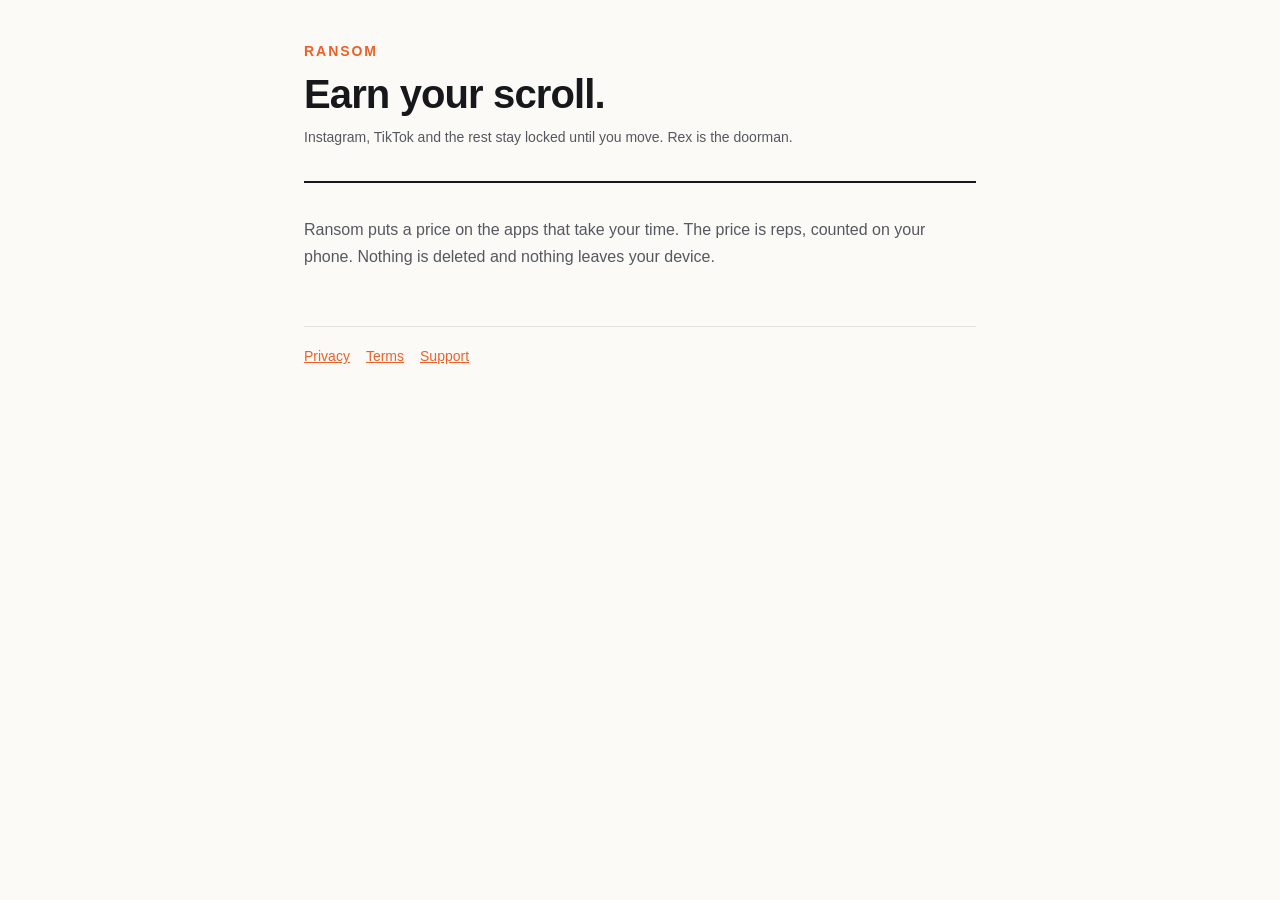
<file: docs/index.html>
<!doctype html>
<html lang="en"><head>
<meta charset="utf-8"><meta name="viewport" content="width=device-width, initial-scale=1">
<title>Ransom</title><link rel="stylesheet" href="style.css">
</head><body><div class="wrap">
<header><div class="brand">Ransom</div><h1>Earn your scroll.</h1>
<p class="updated">Instagram, TikTok and the rest stay locked until you move. Rex is the doorman.</p></header>
<p>Ransom puts a price on the apps that take your time. The price is reps, counted on your phone. Nothing is deleted and nothing leaves your device.</p>
<footer><a href="/privacy">Privacy</a><a href="/terms">Terms</a><a href="/support">Support</a></footer>
</div></body></html>
</file>
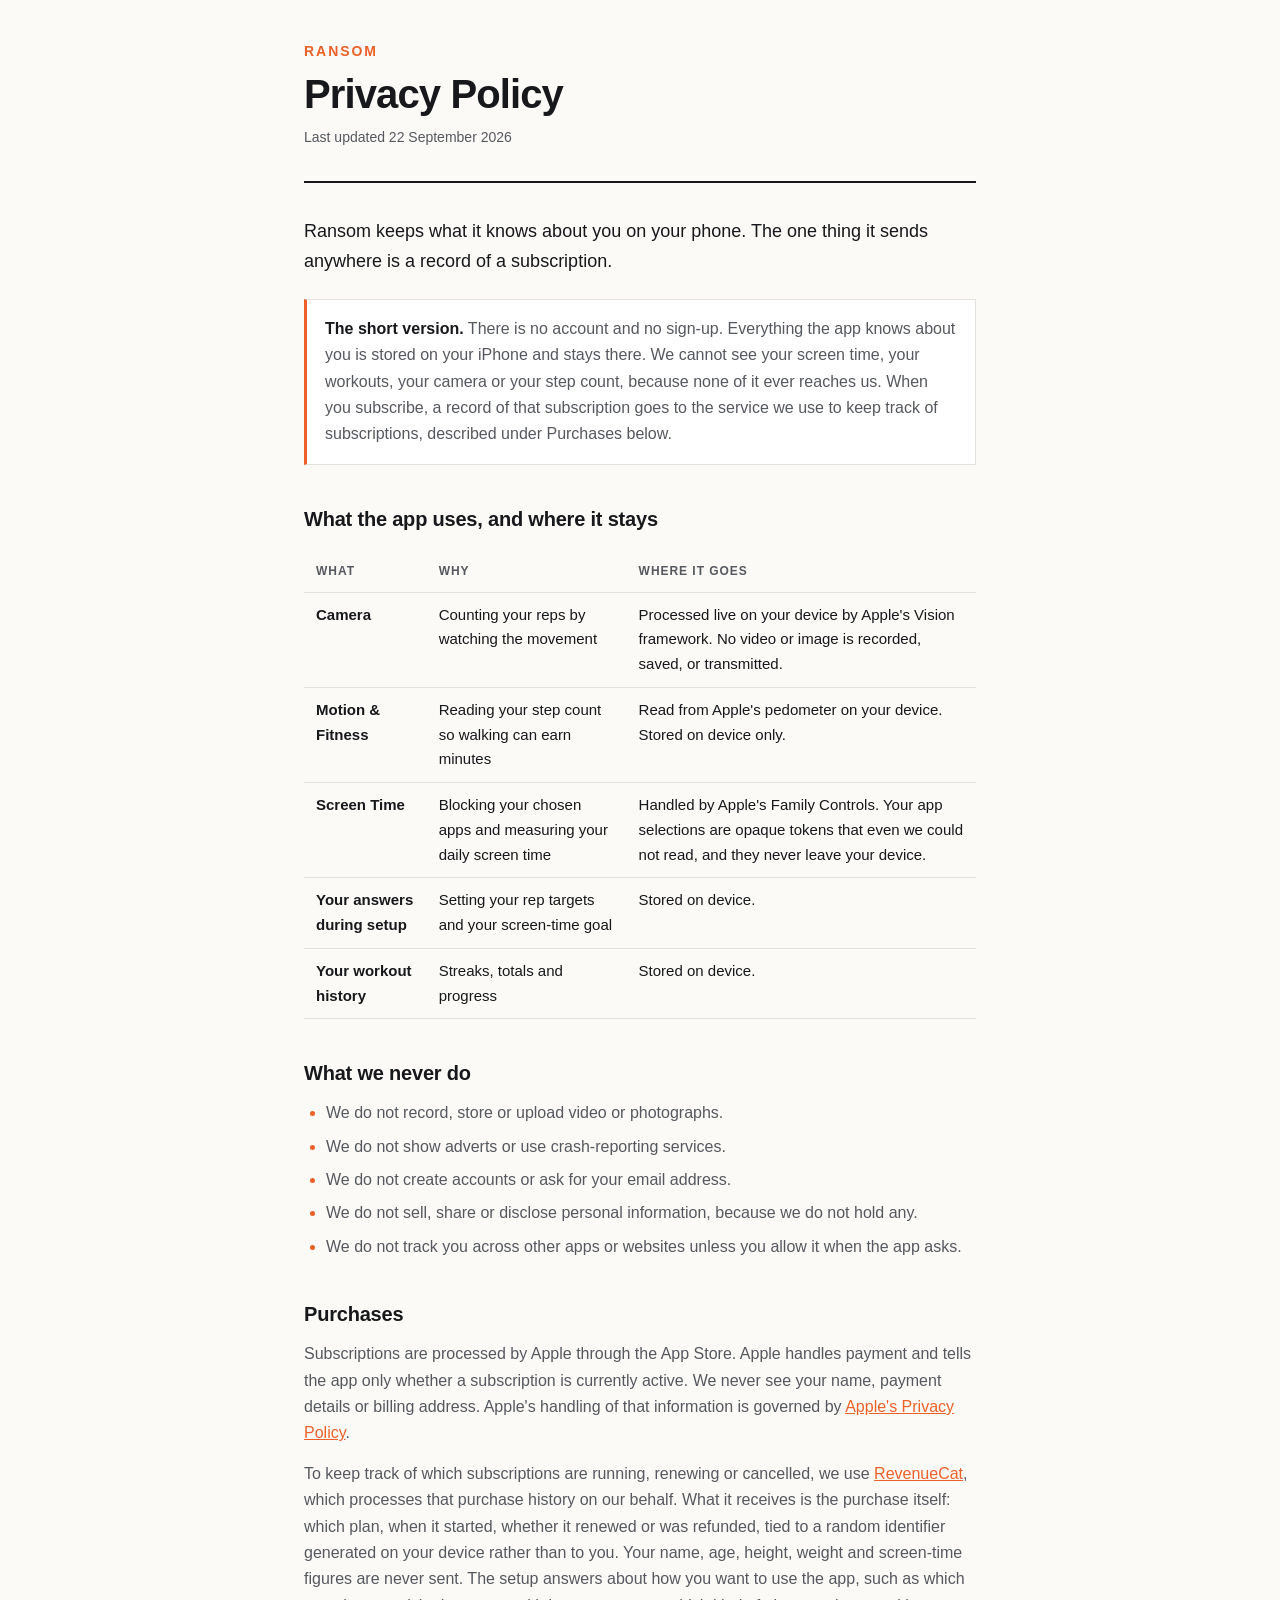
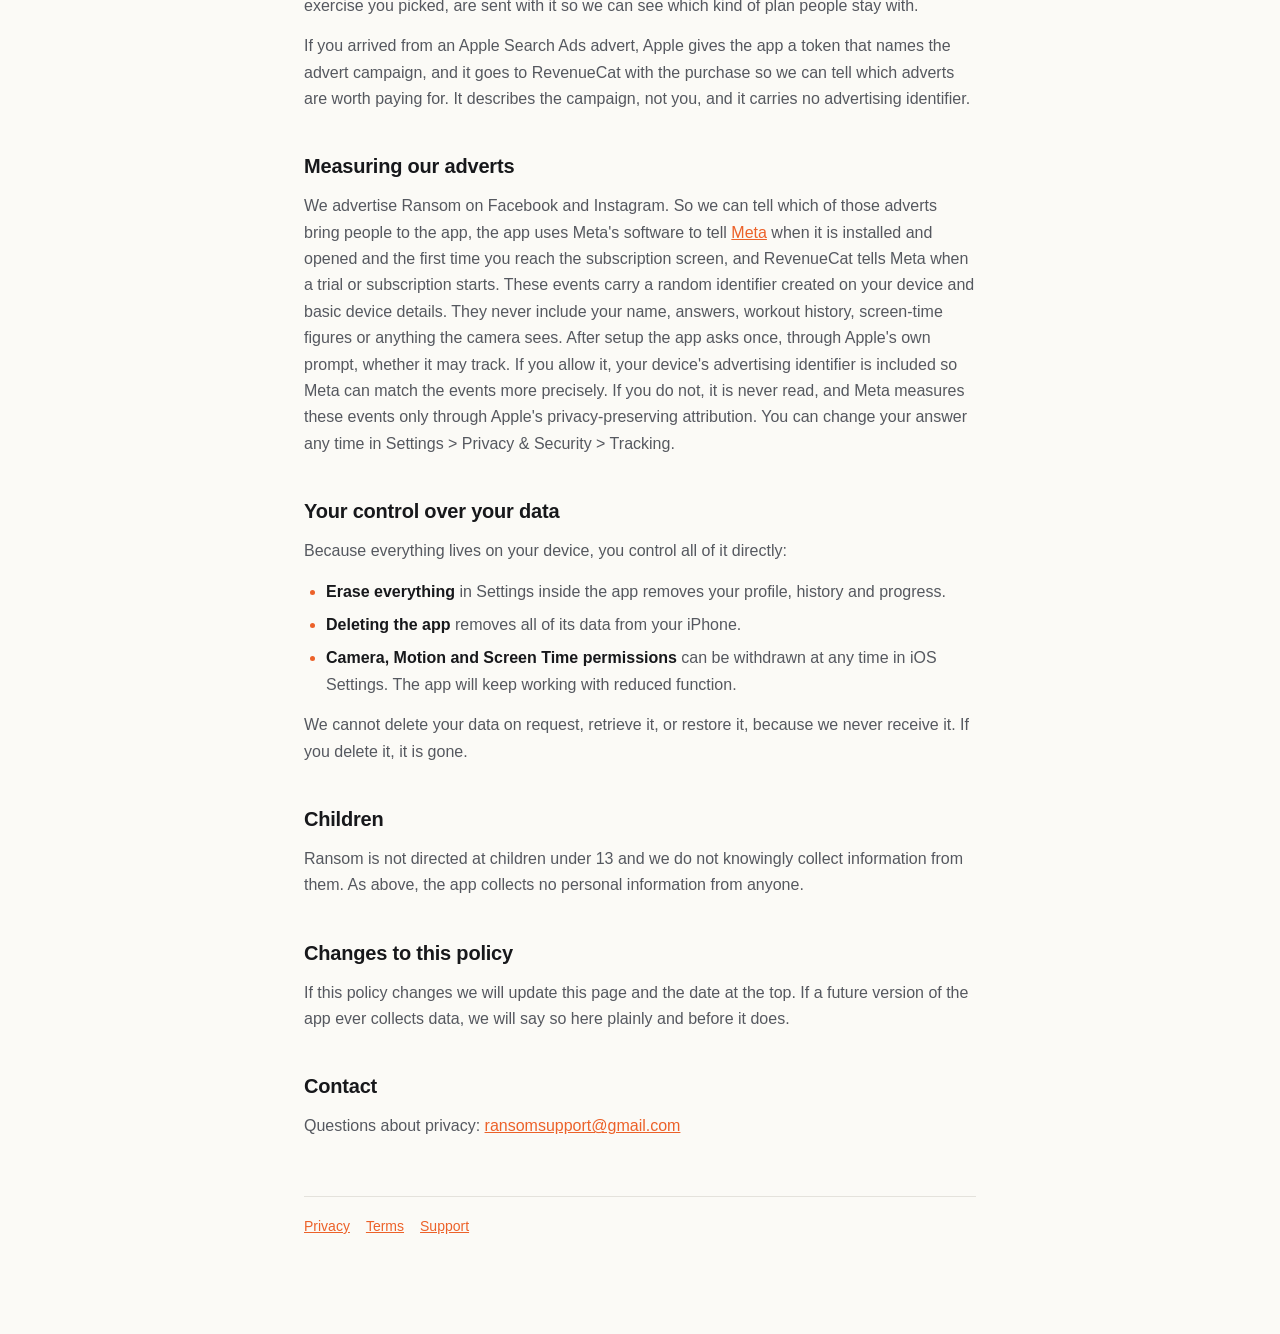
<file: docs/privacy/index.html>
<!doctype html>
<html lang="en"><head>
<meta charset="utf-8"><meta name="viewport" content="width=device-width, initial-scale=1">
<title>Privacy Policy · Ransom</title><link rel="stylesheet" href="../style.css">
</head><body><div class="wrap">
<header>
  <div class="brand">Ransom</div>
  <h1>Privacy Policy</h1>
  <p class="updated">Last updated 22 September 2026</p>
</header>

<p class="lede">Ransom keeps what it knows about you on your phone. The one thing it sends anywhere is a record of a subscription.</p>

<div class="box">
  <p><strong>The short version.</strong> There is no account and no sign-up. Everything the app knows about you is stored on your iPhone and stays there. We cannot see your screen time, your workouts, your camera or your step count, because none of it ever reaches us. When you subscribe, a record of that subscription goes to the service we use to keep track of subscriptions, described under Purchases below.</p>
</div>

<h2>What the app uses, and where it stays</h2>
<table>
  <tr><th>What</th><th>Why</th><th>Where it goes</th></tr>
  <tr><td><strong>Camera</strong></td><td>Counting your reps by watching the movement</td><td>Processed live on your device by Apple's Vision framework. No video or image is recorded, saved, or transmitted.</td></tr>
  <tr><td><strong>Motion &amp; Fitness</strong></td><td>Reading your step count so walking can earn minutes</td><td>Read from Apple's pedometer on your device. Stored on device only.</td></tr>
  <tr><td><strong>Screen Time</strong></td><td>Blocking your chosen apps and measuring your daily screen time</td><td>Handled by Apple's Family Controls. Your app selections are opaque tokens that even we could not read, and they never leave your device.</td></tr>
  <tr><td><strong>Your answers during setup</strong></td><td>Setting your rep targets and your screen-time goal</td><td>Stored on device.</td></tr>
  <tr><td><strong>Your workout history</strong></td><td>Streaks, totals and progress</td><td>Stored on device.</td></tr>
</table>

<h2>What we never do</h2>
<ul>
  <li>We do not record, store or upload video or photographs.</li>
  <li>We do not show adverts or use crash-reporting services.</li>
  <li>We do not create accounts or ask for your email address.</li>
  <li>We do not sell, share or disclose personal information, because we do not hold any.</li>
  <li>We do not track you across other apps or websites unless you allow it when the app asks.</li>
</ul>

<h2>Purchases</h2>
<p>Subscriptions are processed by Apple through the App Store. Apple handles payment and tells the app only whether a subscription is currently active. We never see your name, payment details or billing address. Apple's handling of that information is governed by <a href="https://www.apple.com/legal/privacy/">Apple's Privacy Policy</a>.</p>
<p>To keep track of which subscriptions are running, renewing or cancelled, we use <a href="https://www.revenuecat.com/privacy/">RevenueCat</a>, which processes that purchase history on our behalf. What it receives is the purchase itself: which plan, when it started, whether it renewed or was refunded, tied to a random identifier generated on your device rather than to you. Your name, age, height, weight and screen-time figures are never sent. The setup answers about how you want to use the app, such as which exercise you picked, are sent with it so we can see which kind of plan people stay with.</p>
<p>If you arrived from an Apple Search Ads advert, Apple gives the app a token that names the advert campaign, and it goes to RevenueCat with the purchase so we can tell which adverts are worth paying for. It describes the campaign, not you, and it carries no advertising identifier.</p>

<h2>Measuring our adverts</h2>
<p>We advertise Ransom on Facebook and Instagram. So we can tell which of those adverts bring people to the app, the app uses Meta's software to tell <a href="https://www.facebook.com/privacy/policy/">Meta</a> when it is installed and opened and the first time you reach the subscription screen, and RevenueCat tells Meta when a trial or subscription starts. These events carry a random identifier created on your device and basic device details. They never include your name, answers, workout history, screen-time figures or anything the camera sees. After setup the app asks once, through Apple's own prompt, whether it may track. If you allow it, your device's advertising identifier is included so Meta can match the events more precisely. If you do not, it is never read, and Meta measures these events only through Apple's privacy-preserving attribution. You can change your answer any time in Settings > Privacy & Security > Tracking.</p>

<h2>Your control over your data</h2>
<p>Because everything lives on your device, you control all of it directly:</p>
<ul>
  <li><strong>Erase everything</strong> in Settings inside the app removes your profile, history and progress.</li>
  <li><strong>Deleting the app</strong> removes all of its data from your iPhone.</li>
  <li><strong>Camera, Motion and Screen Time permissions</strong> can be withdrawn at any time in iOS Settings. The app will keep working with reduced function.</li>
</ul>
<p>We cannot delete your data on request, retrieve it, or restore it, because we never receive it. If you delete it, it is gone.</p>

<h2>Children</h2>
<p>Ransom is not directed at children under 13 and we do not knowingly collect information from them. As above, the app collects no personal information from anyone.</p>

<h2>Changes to this policy</h2>
<p>If this policy changes we will update this page and the date at the top. If a future version of the app ever collects data, we will say so here plainly and before it does.</p>

<h2>Contact</h2>
<p>Questions about privacy: <a href="mailto:ransomsupport@gmail.com">ransomsupport@gmail.com</a></p>

<footer><a href="/privacy">Privacy</a><a href="/terms">Terms</a><a href="/support">Support</a></footer>
</div></body></html>
</file>
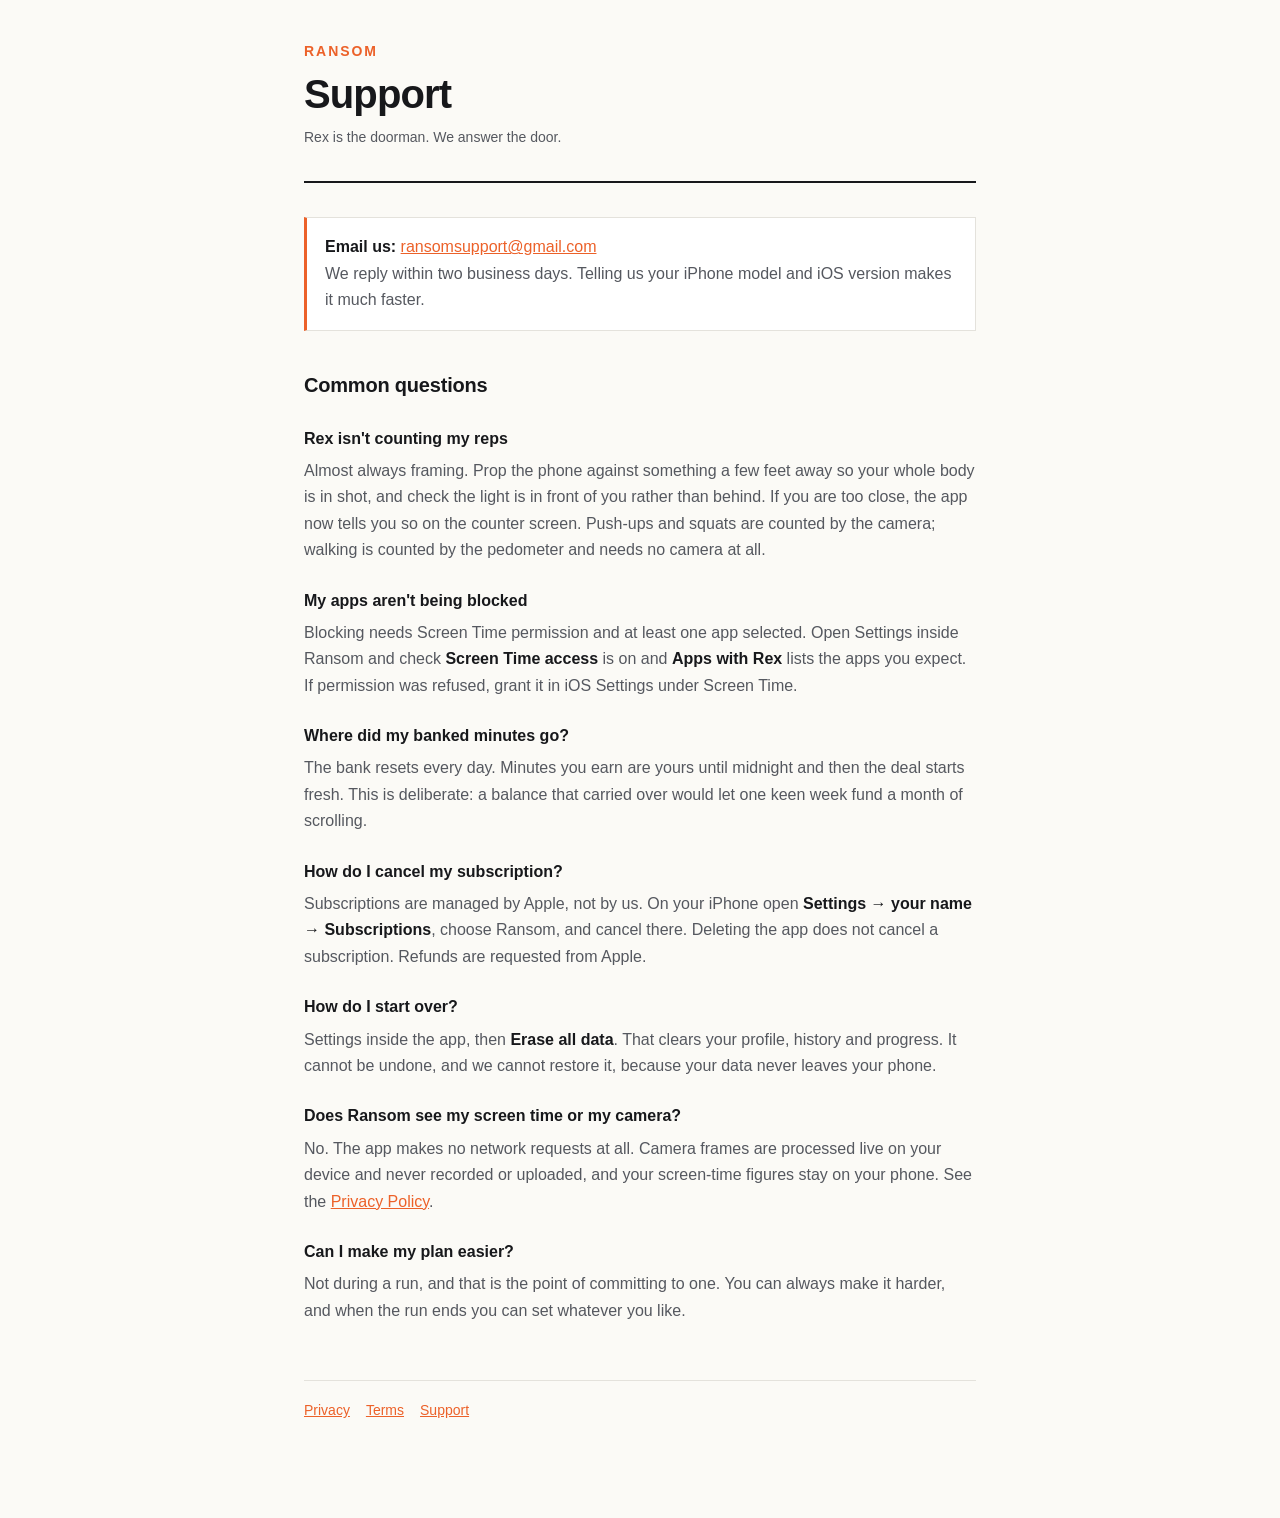
<file: docs/support/index.html>
<!doctype html>
<html lang="en"><head>
<meta charset="utf-8"><meta name="viewport" content="width=device-width, initial-scale=1">
<title>Support · Ransom</title><link rel="stylesheet" href="../style.css">
</head><body><div class="wrap">
<header>
  <div class="brand">Ransom</div>
  <h1>Support</h1>
  <p class="updated">Rex is the doorman. We answer the door.</p>
</header>

<div class="box">
  <p><strong>Email us:</strong> <a href="mailto:ransomsupport@gmail.com">ransomsupport@gmail.com</a><br>We reply within two business days. Telling us your iPhone model and iOS version makes it much faster.</p>
</div>

<h2>Common questions</h2>

<h3>Rex isn't counting my reps</h3>
<p>Almost always framing. Prop the phone against something a few feet away so your whole body is in shot, and check the light is in front of you rather than behind. If you are too close, the app now tells you so on the counter screen. Push-ups and squats are counted by the camera; walking is counted by the pedometer and needs no camera at all.</p>

<h3>My apps aren't being blocked</h3>
<p>Blocking needs Screen Time permission and at least one app selected. Open Settings inside Ransom and check <strong>Screen Time access</strong> is on and <strong>Apps with Rex</strong> lists the apps you expect. If permission was refused, grant it in iOS Settings under Screen Time.</p>

<h3>Where did my banked minutes go?</h3>
<p>The bank resets every day. Minutes you earn are yours until midnight and then the deal starts fresh. This is deliberate: a balance that carried over would let one keen week fund a month of scrolling.</p>

<h3>How do I cancel my subscription?</h3>
<p>Subscriptions are managed by Apple, not by us. On your iPhone open <strong>Settings → your name → Subscriptions</strong>, choose Ransom, and cancel there. Deleting the app does not cancel a subscription. Refunds are requested from Apple.</p>

<h3>How do I start over?</h3>
<p>Settings inside the app, then <strong>Erase all data</strong>. That clears your profile, history and progress. It cannot be undone, and we cannot restore it, because your data never leaves your phone.</p>

<h3>Does Ransom see my screen time or my camera?</h3>
<p>No. The app makes no network requests at all. Camera frames are processed live on your device and never recorded or uploaded, and your screen-time figures stay on your phone. See the <a href="/privacy">Privacy Policy</a>.</p>

<h3>Can I make my plan easier?</h3>
<p>Not during a run, and that is the point of committing to one. You can always make it harder, and when the run ends you can set whatever you like.</p>

<footer><a href="/privacy">Privacy</a><a href="/terms">Terms</a><a href="/support">Support</a></footer>
</div></body></html>
</file>
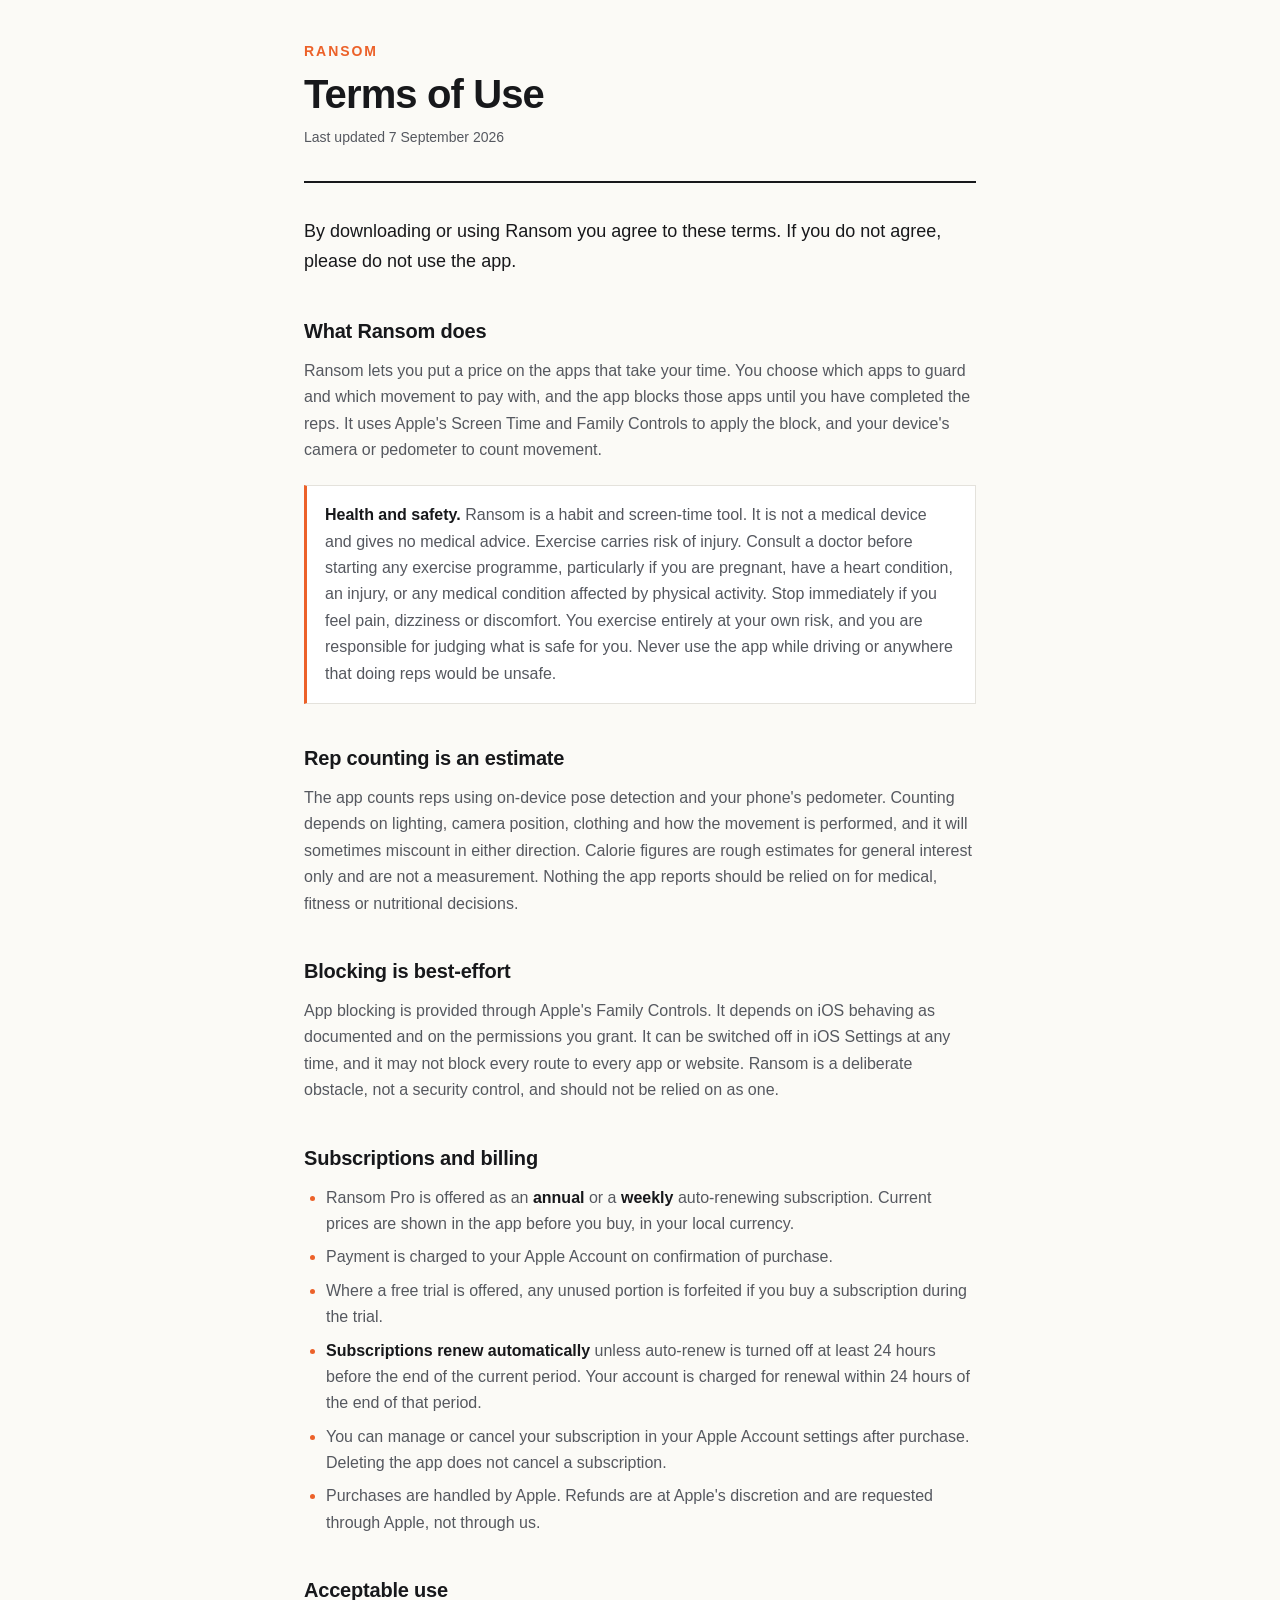
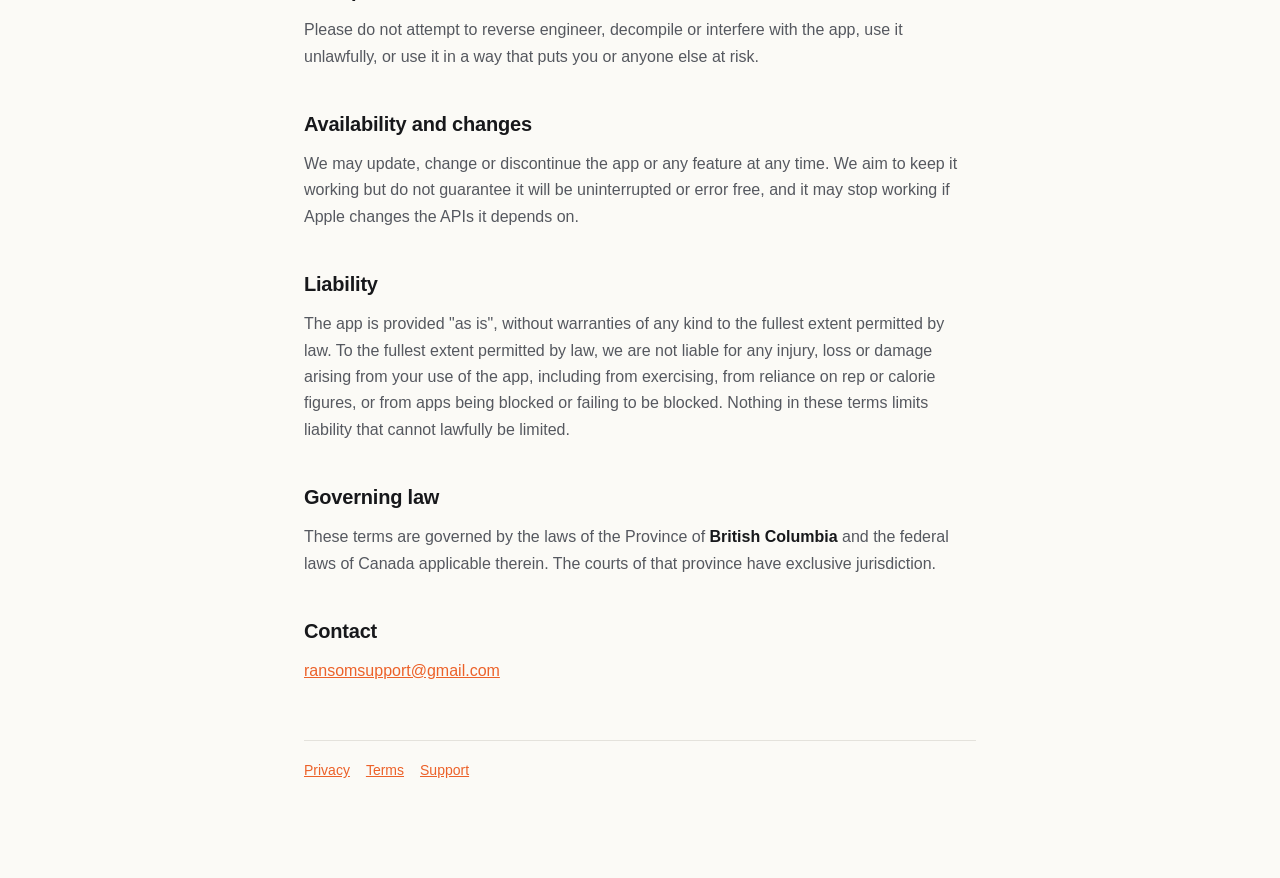
<file: docs/terms/index.html>
<!doctype html>
<html lang="en"><head>
<meta charset="utf-8"><meta name="viewport" content="width=device-width, initial-scale=1">
<title>Terms of Use · Ransom</title><link rel="stylesheet" href="../style.css">
</head><body><div class="wrap">
<header>
  <div class="brand">Ransom</div>
  <h1>Terms of Use</h1>
  <p class="updated">Last updated 7 September 2026</p>
</header>

<p class="lede">By downloading or using Ransom you agree to these terms. If you do not agree, please do not use the app.</p>

<h2>What Ransom does</h2>
<p>Ransom lets you put a price on the apps that take your time. You choose which apps to guard and which movement to pay with, and the app blocks those apps until you have completed the reps. It uses Apple's Screen Time and Family Controls to apply the block, and your device's camera or pedometer to count movement.</p>

<div class="box">
  <p><strong>Health and safety.</strong> Ransom is a habit and screen-time tool. It is not a medical device and gives no medical advice. Exercise carries risk of injury. Consult a doctor before starting any exercise programme, particularly if you are pregnant, have a heart condition, an injury, or any medical condition affected by physical activity. Stop immediately if you feel pain, dizziness or discomfort. You exercise entirely at your own risk, and you are responsible for judging what is safe for you. Never use the app while driving or anywhere that doing reps would be unsafe.</p>
</div>

<h2>Rep counting is an estimate</h2>
<p>The app counts reps using on-device pose detection and your phone's pedometer. Counting depends on lighting, camera position, clothing and how the movement is performed, and it will sometimes miscount in either direction. Calorie figures are rough estimates for general interest only and are not a measurement. Nothing the app reports should be relied on for medical, fitness or nutritional decisions.</p>

<h2>Blocking is best-effort</h2>
<p>App blocking is provided through Apple's Family Controls. It depends on iOS behaving as documented and on the permissions you grant. It can be switched off in iOS Settings at any time, and it may not block every route to every app or website. Ransom is a deliberate obstacle, not a security control, and should not be relied on as one.</p>

<h2>Subscriptions and billing</h2>
<ul>
  <li>Ransom Pro is offered as an <strong>annual</strong> or a <strong>weekly</strong> auto-renewing subscription. Current prices are shown in the app before you buy, in your local currency.</li>
  <li>Payment is charged to your Apple Account on confirmation of purchase.</li>
  <li>Where a free trial is offered, any unused portion is forfeited if you buy a subscription during the trial.</li>
  <li><strong>Subscriptions renew automatically</strong> unless auto-renew is turned off at least 24 hours before the end of the current period. Your account is charged for renewal within 24 hours of the end of that period.</li>
  <li>You can manage or cancel your subscription in your Apple Account settings after purchase. Deleting the app does not cancel a subscription.</li>
  <li>Purchases are handled by Apple. Refunds are at Apple's discretion and are requested through Apple, not through us.</li>
</ul>

<h2>Acceptable use</h2>
<p>Please do not attempt to reverse engineer, decompile or interfere with the app, use it unlawfully, or use it in a way that puts you or anyone else at risk.</p>

<h2>Availability and changes</h2>
<p>We may update, change or discontinue the app or any feature at any time. We aim to keep it working but do not guarantee it will be uninterrupted or error free, and it may stop working if Apple changes the APIs it depends on.</p>

<h2>Liability</h2>
<p>The app is provided "as is", without warranties of any kind to the fullest extent permitted by law. To the fullest extent permitted by law, we are not liable for any injury, loss or damage arising from your use of the app, including from exercising, from reliance on rep or calorie figures, or from apps being blocked or failing to be blocked. Nothing in these terms limits liability that cannot lawfully be limited.</p>

<h2>Governing law</h2>
<p>These terms are governed by the laws of the Province of <strong>British Columbia</strong> and the federal laws of Canada applicable therein. The courts of that province have exclusive jurisdiction.</p>

<h2>Contact</h2>
<p><a href="mailto:ransomsupport@gmail.com">ransomsupport@gmail.com</a></p>

<footer><a href="/privacy">Privacy</a><a href="/terms">Terms</a><a href="/support">Support</a></footer>
</div></body></html>
</file>
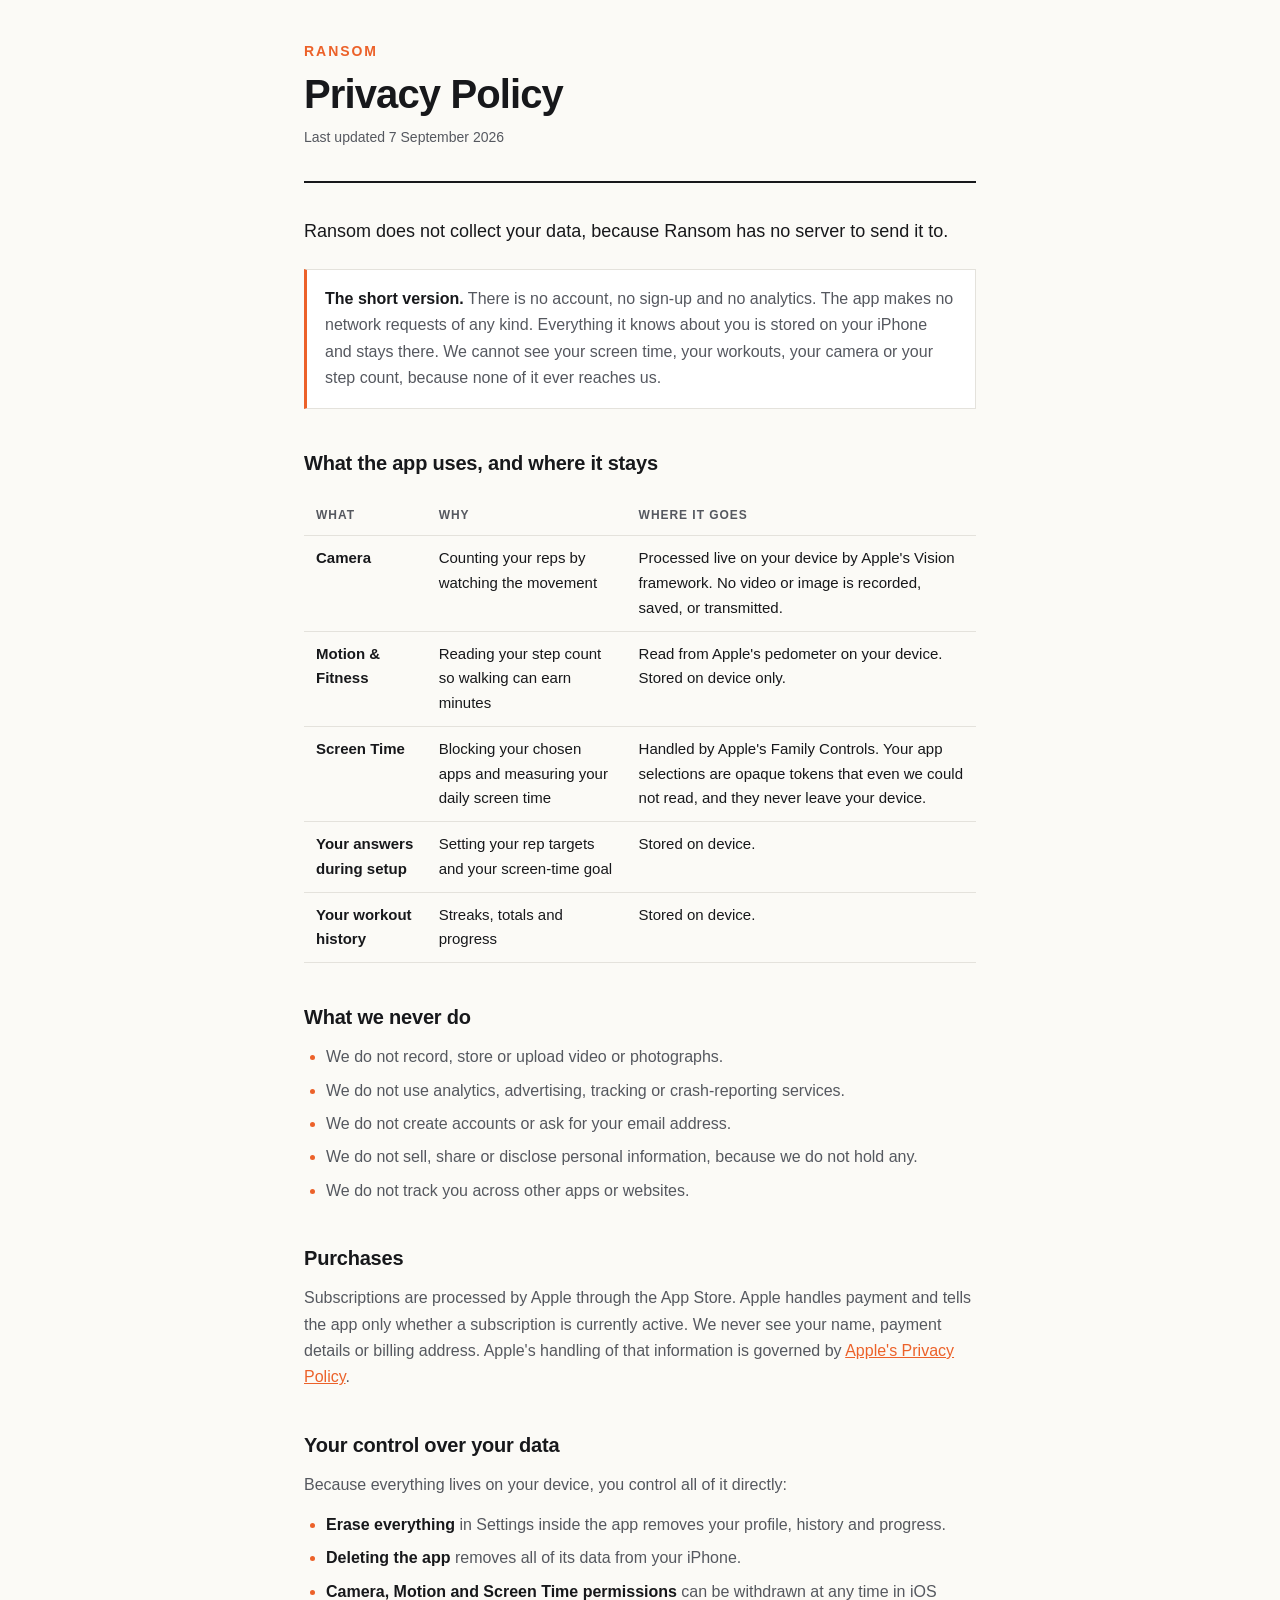
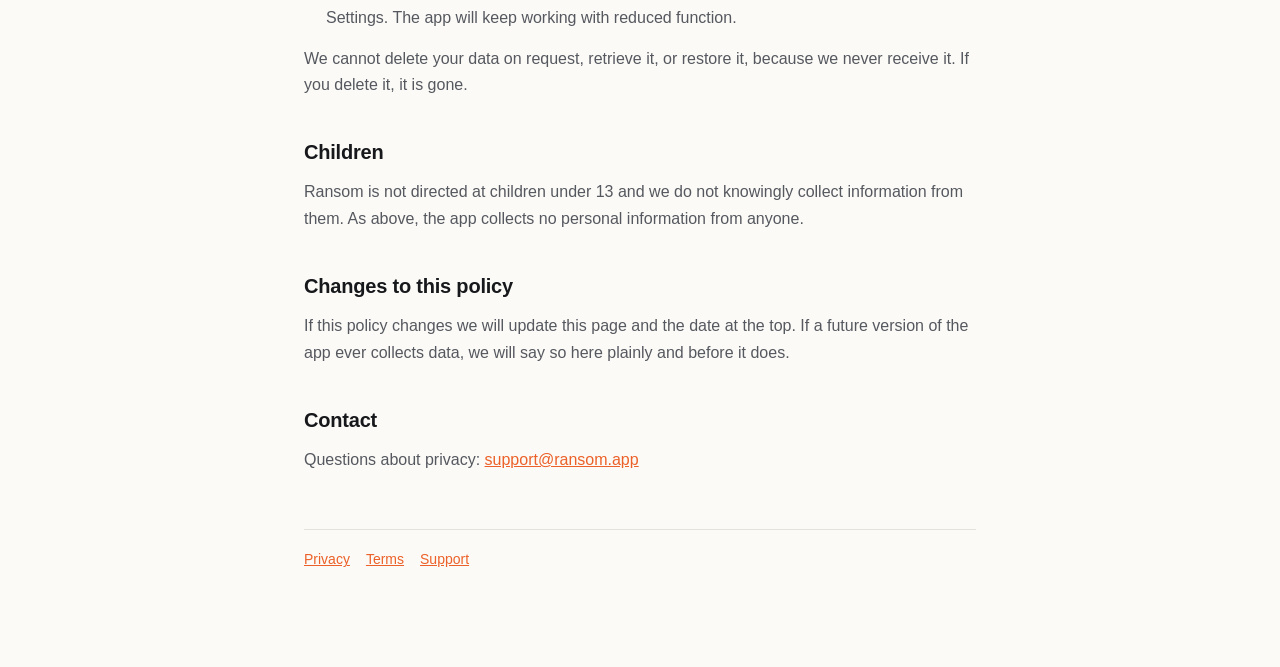
<file: site/privacy.html>
<!doctype html>
<html lang="en"><head>
<meta charset="utf-8"><meta name="viewport" content="width=device-width, initial-scale=1">
<title>Privacy Policy · Ransom</title><link rel="stylesheet" href="style.css">
</head><body><div class="wrap">
<header>
  <div class="brand">Ransom</div>
  <h1>Privacy Policy</h1>
  <p class="updated">Last updated 7 September 2026</p>
</header>

<p class="lede">Ransom does not collect your data, because Ransom has no server to send it to.</p>

<div class="box">
  <p><strong>The short version.</strong> There is no account, no sign-up and no analytics. The app makes no network requests of any kind. Everything it knows about you is stored on your iPhone and stays there. We cannot see your screen time, your workouts, your camera or your step count, because none of it ever reaches us.</p>
</div>

<h2>What the app uses, and where it stays</h2>
<table>
  <tr><th>What</th><th>Why</th><th>Where it goes</th></tr>
  <tr><td><strong>Camera</strong></td><td>Counting your reps by watching the movement</td><td>Processed live on your device by Apple's Vision framework. No video or image is recorded, saved, or transmitted.</td></tr>
  <tr><td><strong>Motion &amp; Fitness</strong></td><td>Reading your step count so walking can earn minutes</td><td>Read from Apple's pedometer on your device. Stored on device only.</td></tr>
  <tr><td><strong>Screen Time</strong></td><td>Blocking your chosen apps and measuring your daily screen time</td><td>Handled by Apple's Family Controls. Your app selections are opaque tokens that even we could not read, and they never leave your device.</td></tr>
  <tr><td><strong>Your answers during setup</strong></td><td>Setting your rep targets and your screen-time goal</td><td>Stored on device.</td></tr>
  <tr><td><strong>Your workout history</strong></td><td>Streaks, totals and progress</td><td>Stored on device.</td></tr>
</table>

<h2>What we never do</h2>
<ul>
  <li>We do not record, store or upload video or photographs.</li>
  <li>We do not use analytics, advertising, tracking or crash-reporting services.</li>
  <li>We do not create accounts or ask for your email address.</li>
  <li>We do not sell, share or disclose personal information, because we do not hold any.</li>
  <li>We do not track you across other apps or websites.</li>
</ul>

<h2>Purchases</h2>
<p>Subscriptions are processed by Apple through the App Store. Apple handles payment and tells the app only whether a subscription is currently active. We never see your name, payment details or billing address. Apple's handling of that information is governed by <a href="https://www.apple.com/legal/privacy/">Apple's Privacy Policy</a>.</p>

<h2>Your control over your data</h2>
<p>Because everything lives on your device, you control all of it directly:</p>
<ul>
  <li><strong>Erase everything</strong> in Settings inside the app removes your profile, history and progress.</li>
  <li><strong>Deleting the app</strong> removes all of its data from your iPhone.</li>
  <li><strong>Camera, Motion and Screen Time permissions</strong> can be withdrawn at any time in iOS Settings. The app will keep working with reduced function.</li>
</ul>
<p>We cannot delete your data on request, retrieve it, or restore it, because we never receive it. If you delete it, it is gone.</p>

<h2>Children</h2>
<p>Ransom is not directed at children under 13 and we do not knowingly collect information from them. As above, the app collects no personal information from anyone.</p>

<h2>Changes to this policy</h2>
<p>If this policy changes we will update this page and the date at the top. If a future version of the app ever collects data, we will say so here plainly and before it does.</p>

<h2>Contact</h2>
<p>Questions about privacy: <a href="mailto:support@ransom.app">support@ransom.app</a></p>

<footer><a href="/privacy">Privacy</a><a href="/terms">Terms</a><a href="/support">Support</a></footer>
</div></body></html>
</file>
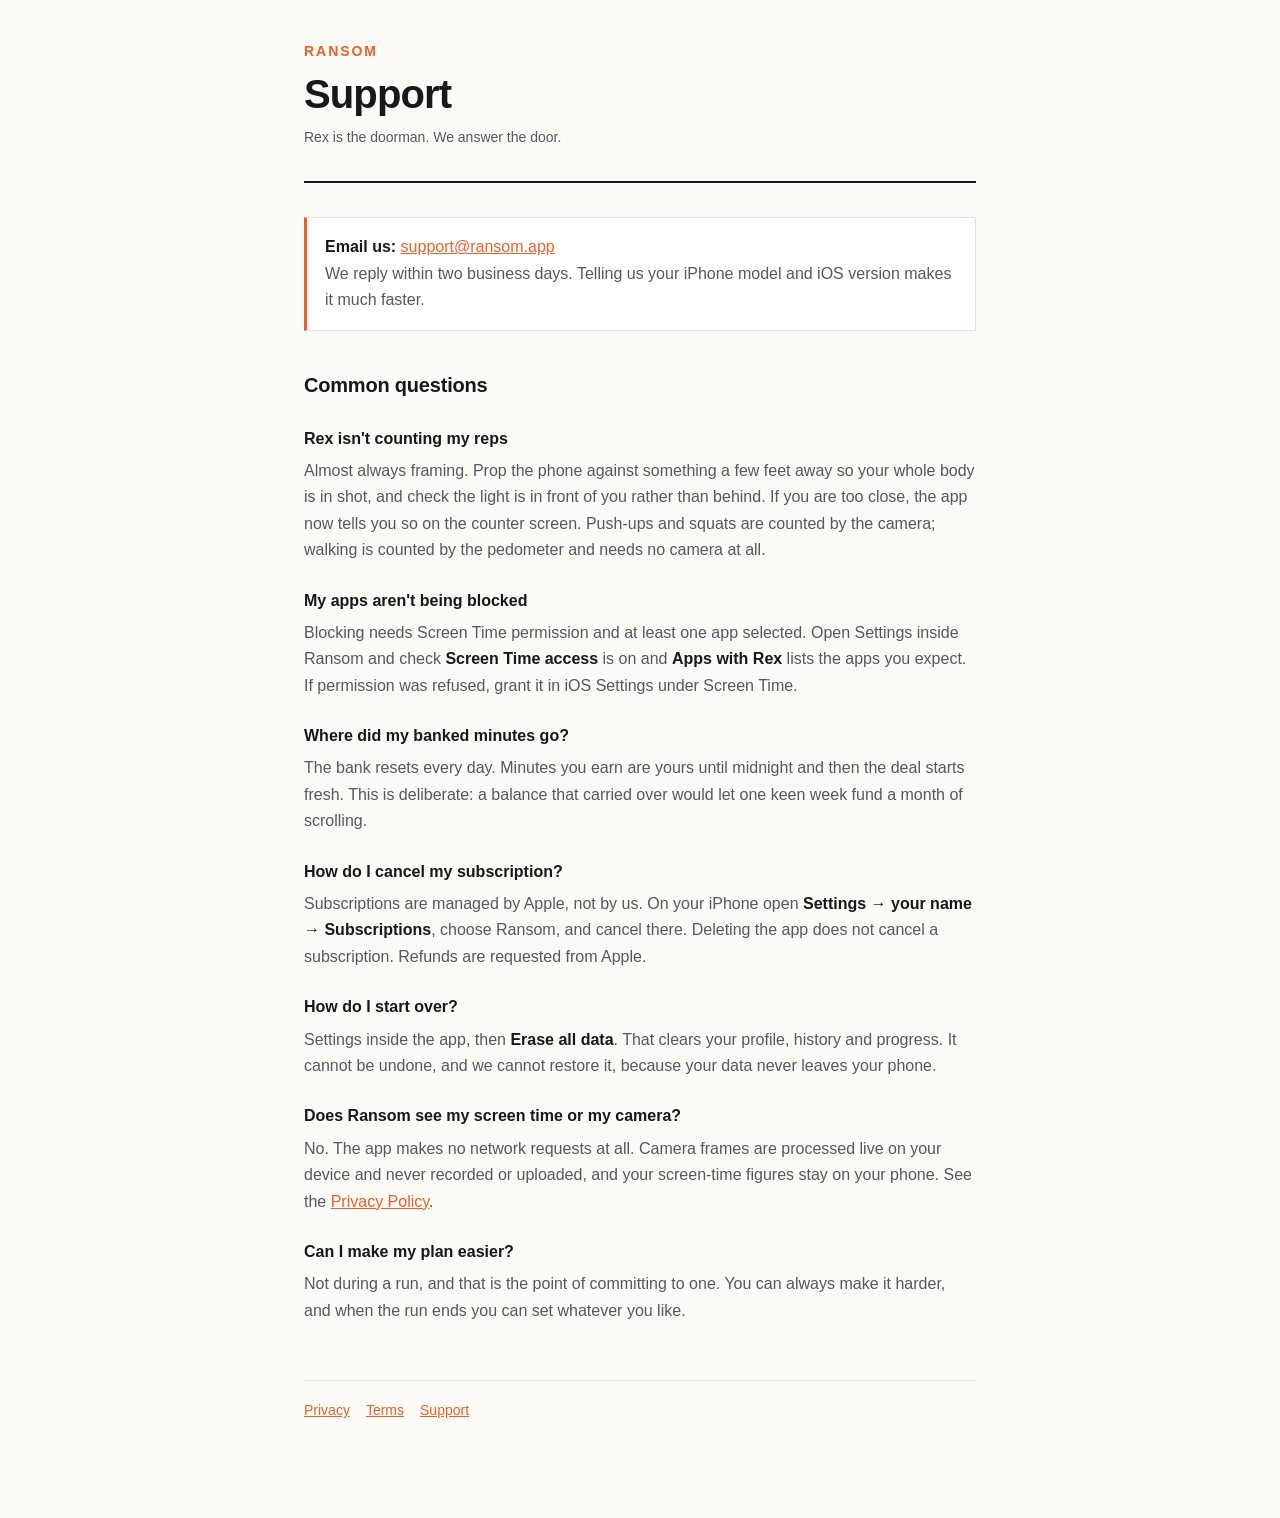
<file: site/support.html>
<!doctype html>
<html lang="en"><head>
<meta charset="utf-8"><meta name="viewport" content="width=device-width, initial-scale=1">
<title>Support · Ransom</title><link rel="stylesheet" href="style.css">
</head><body><div class="wrap">
<header>
  <div class="brand">Ransom</div>
  <h1>Support</h1>
  <p class="updated">Rex is the doorman. We answer the door.</p>
</header>

<div class="box">
  <p><strong>Email us:</strong> <a href="mailto:support@ransom.app">support@ransom.app</a><br>We reply within two business days. Telling us your iPhone model and iOS version makes it much faster.</p>
</div>

<h2>Common questions</h2>

<h3>Rex isn't counting my reps</h3>
<p>Almost always framing. Prop the phone against something a few feet away so your whole body is in shot, and check the light is in front of you rather than behind. If you are too close, the app now tells you so on the counter screen. Push-ups and squats are counted by the camera; walking is counted by the pedometer and needs no camera at all.</p>

<h3>My apps aren't being blocked</h3>
<p>Blocking needs Screen Time permission and at least one app selected. Open Settings inside Ransom and check <strong>Screen Time access</strong> is on and <strong>Apps with Rex</strong> lists the apps you expect. If permission was refused, grant it in iOS Settings under Screen Time.</p>

<h3>Where did my banked minutes go?</h3>
<p>The bank resets every day. Minutes you earn are yours until midnight and then the deal starts fresh. This is deliberate: a balance that carried over would let one keen week fund a month of scrolling.</p>

<h3>How do I cancel my subscription?</h3>
<p>Subscriptions are managed by Apple, not by us. On your iPhone open <strong>Settings → your name → Subscriptions</strong>, choose Ransom, and cancel there. Deleting the app does not cancel a subscription. Refunds are requested from Apple.</p>

<h3>How do I start over?</h3>
<p>Settings inside the app, then <strong>Erase all data</strong>. That clears your profile, history and progress. It cannot be undone, and we cannot restore it, because your data never leaves your phone.</p>

<h3>Does Ransom see my screen time or my camera?</h3>
<p>No. The app makes no network requests at all. Camera frames are processed live on your device and never recorded or uploaded, and your screen-time figures stay on your phone. See the <a href="/privacy">Privacy Policy</a>.</p>

<h3>Can I make my plan easier?</h3>
<p>Not during a run, and that is the point of committing to one. You can always make it harder, and when the run ends you can set whatever you like.</p>

<footer><a href="/privacy">Privacy</a><a href="/terms">Terms</a><a href="/support">Support</a></footer>
</div></body></html>
</file>
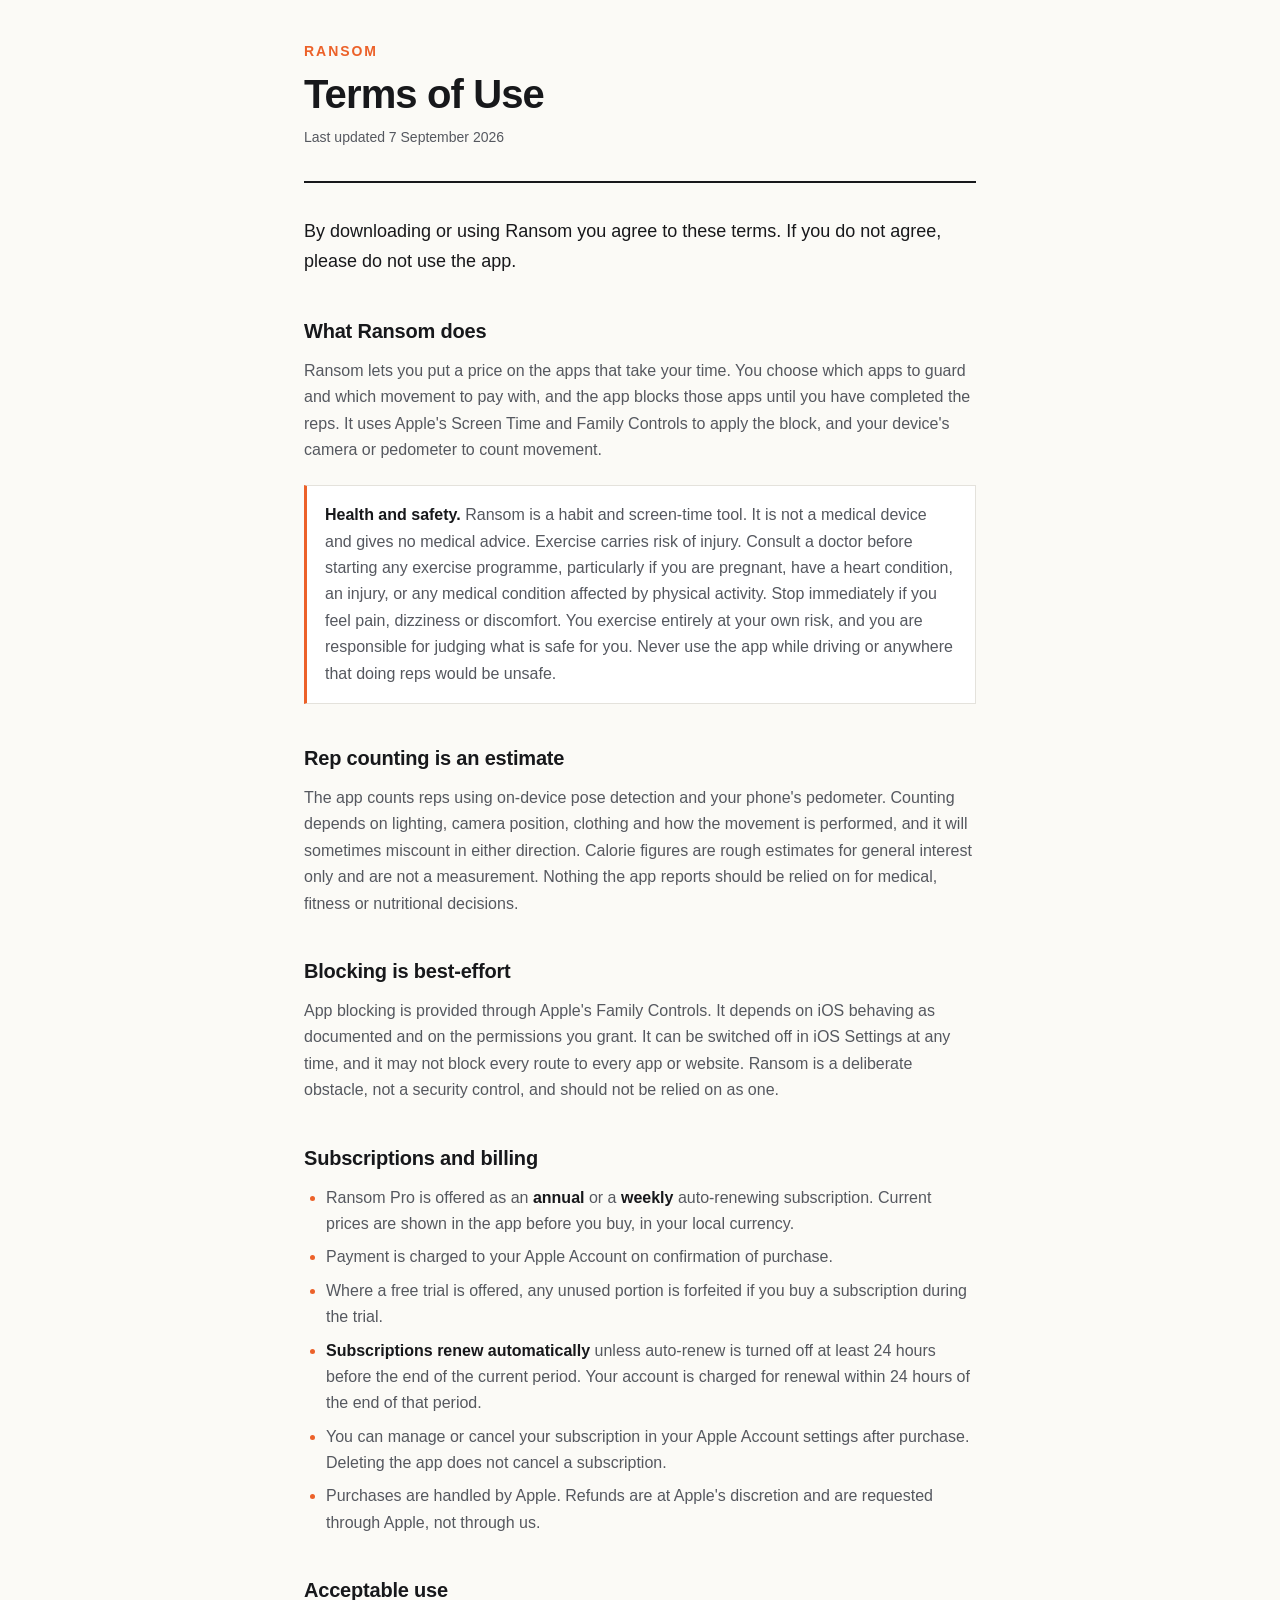
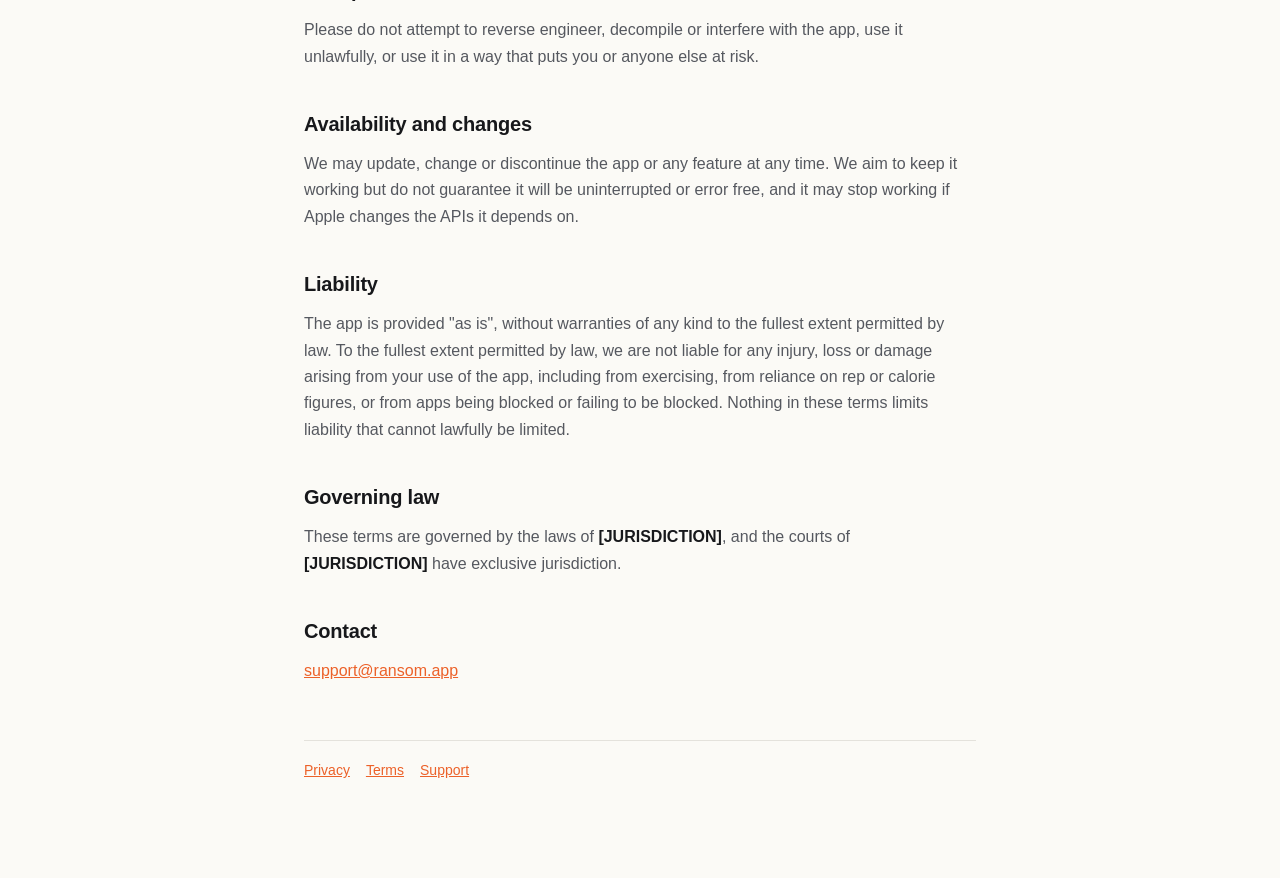
<file: site/terms.html>
<!doctype html>
<html lang="en"><head>
<meta charset="utf-8"><meta name="viewport" content="width=device-width, initial-scale=1">
<title>Terms of Use · Ransom</title><link rel="stylesheet" href="style.css">
</head><body><div class="wrap">
<header>
  <div class="brand">Ransom</div>
  <h1>Terms of Use</h1>
  <p class="updated">Last updated 7 September 2026</p>
</header>

<p class="lede">By downloading or using Ransom you agree to these terms. If you do not agree, please do not use the app.</p>

<h2>What Ransom does</h2>
<p>Ransom lets you put a price on the apps that take your time. You choose which apps to guard and which movement to pay with, and the app blocks those apps until you have completed the reps. It uses Apple's Screen Time and Family Controls to apply the block, and your device's camera or pedometer to count movement.</p>

<div class="box">
  <p><strong>Health and safety.</strong> Ransom is a habit and screen-time tool. It is not a medical device and gives no medical advice. Exercise carries risk of injury. Consult a doctor before starting any exercise programme, particularly if you are pregnant, have a heart condition, an injury, or any medical condition affected by physical activity. Stop immediately if you feel pain, dizziness or discomfort. You exercise entirely at your own risk, and you are responsible for judging what is safe for you. Never use the app while driving or anywhere that doing reps would be unsafe.</p>
</div>

<h2>Rep counting is an estimate</h2>
<p>The app counts reps using on-device pose detection and your phone's pedometer. Counting depends on lighting, camera position, clothing and how the movement is performed, and it will sometimes miscount in either direction. Calorie figures are rough estimates for general interest only and are not a measurement. Nothing the app reports should be relied on for medical, fitness or nutritional decisions.</p>

<h2>Blocking is best-effort</h2>
<p>App blocking is provided through Apple's Family Controls. It depends on iOS behaving as documented and on the permissions you grant. It can be switched off in iOS Settings at any time, and it may not block every route to every app or website. Ransom is a deliberate obstacle, not a security control, and should not be relied on as one.</p>

<h2>Subscriptions and billing</h2>
<ul>
  <li>Ransom Pro is offered as an <strong>annual</strong> or a <strong>weekly</strong> auto-renewing subscription. Current prices are shown in the app before you buy, in your local currency.</li>
  <li>Payment is charged to your Apple Account on confirmation of purchase.</li>
  <li>Where a free trial is offered, any unused portion is forfeited if you buy a subscription during the trial.</li>
  <li><strong>Subscriptions renew automatically</strong> unless auto-renew is turned off at least 24 hours before the end of the current period. Your account is charged for renewal within 24 hours of the end of that period.</li>
  <li>You can manage or cancel your subscription in your Apple Account settings after purchase. Deleting the app does not cancel a subscription.</li>
  <li>Purchases are handled by Apple. Refunds are at Apple's discretion and are requested through Apple, not through us.</li>
</ul>

<h2>Acceptable use</h2>
<p>Please do not attempt to reverse engineer, decompile or interfere with the app, use it unlawfully, or use it in a way that puts you or anyone else at risk.</p>

<h2>Availability and changes</h2>
<p>We may update, change or discontinue the app or any feature at any time. We aim to keep it working but do not guarantee it will be uninterrupted or error free, and it may stop working if Apple changes the APIs it depends on.</p>

<h2>Liability</h2>
<p>The app is provided "as is", without warranties of any kind to the fullest extent permitted by law. To the fullest extent permitted by law, we are not liable for any injury, loss or damage arising from your use of the app, including from exercising, from reliance on rep or calorie figures, or from apps being blocked or failing to be blocked. Nothing in these terms limits liability that cannot lawfully be limited.</p>

<h2>Governing law</h2>
<p>These terms are governed by the laws of <strong>[JURISDICTION]</strong>, and the courts of <strong>[JURISDICTION]</strong> have exclusive jurisdiction.</p>

<h2>Contact</h2>
<p><a href="mailto:support@ransom.app">support@ransom.app</a></p>

<footer><a href="/privacy">Privacy</a><a href="/terms">Terms</a><a href="/support">Support</a></footer>
</div></body></html>
</file>
<file: docs/style.css>
:root {
  --paper: #FBFAF6;
  --ink: #17181B;
  --ink-2: #55585F;
  --brand: #EC6129;
  --rule: #E4E2DC;
  --surface: #FFFFFF;
}
@media (prefers-color-scheme: dark) {
  :root {
    --paper: #121316; --ink: #ECEDEF; --ink-2: #A8ACB4;
    --brand: #FF7C46; --rule: #2A2D33; --surface: #1A1C20;
  }
}
* { box-sizing: border-box; }
body {
  margin: 0; background: var(--paper); color: var(--ink);
  font: 16px/1.65 -apple-system, BlinkMacSystemFont, "Segoe UI", Helvetica, Arial, sans-serif;
  -webkit-font-smoothing: antialiased;
}
.wrap { max-width: 720px; margin: 0 auto; padding: 40px 24px 96px; }
header { border-bottom: 2px solid var(--ink); padding-bottom: 18px; margin-bottom: 34px; }
.brand { font-size: 14px; font-weight: 700; letter-spacing: .14em; text-transform: uppercase; color: var(--brand); }
h1 { font-size: clamp(30px, 5vw, 40px); line-height: 1.08; letter-spacing: -.022em; margin: 10px 0 0; }
.updated { color: var(--ink-2); font-size: 14px; margin-top: 10px; }
h2 { font-size: 20px; letter-spacing: -.01em; margin: 38px 0 10px; }
h3 { font-size: 16px; margin: 24px 0 6px; }
p, li { color: var(--ink-2); }
p { margin: 0 0 14px; }
ul { margin: 0 0 14px; padding-left: 22px; }
li { margin-bottom: 7px; }
li::marker { color: var(--brand); }
strong { color: var(--ink); font-weight: 600; }
a { color: var(--brand); }
.lede { font-size: 18px; color: var(--ink); }
.box {
  background: var(--surface); border: 1px solid var(--rule);
  border-left: 3px solid var(--brand); padding: 16px 18px; margin: 22px 0;
}
.box p:last-child { margin-bottom: 0; }
table { border-collapse: collapse; width: 100%; margin: 16px 0; font-size: 15px; }
th, td { text-align: left; padding: 10px 12px; border-bottom: 1px solid var(--rule); vertical-align: top; }
th { font-size: 12px; letter-spacing: .08em; text-transform: uppercase; color: var(--ink-2); }
footer { margin-top: 56px; padding-top: 18px; border-top: 1px solid var(--rule); font-size: 14px; color: var(--ink-2); }
footer a { margin-right: 16px; }
</file>
<file: site/style.css>
:root {
  --paper: #FBFAF6;
  --ink: #17181B;
  --ink-2: #55585F;
  --brand: #EC6129;
  --rule: #E4E2DC;
  --surface: #FFFFFF;
}
@media (prefers-color-scheme: dark) {
  :root {
    --paper: #121316; --ink: #ECEDEF; --ink-2: #A8ACB4;
    --brand: #FF7C46; --rule: #2A2D33; --surface: #1A1C20;
  }
}
* { box-sizing: border-box; }
body {
  margin: 0; background: var(--paper); color: var(--ink);
  font: 16px/1.65 -apple-system, BlinkMacSystemFont, "Segoe UI", Helvetica, Arial, sans-serif;
  -webkit-font-smoothing: antialiased;
}
.wrap { max-width: 720px; margin: 0 auto; padding: 40px 24px 96px; }
header { border-bottom: 2px solid var(--ink); padding-bottom: 18px; margin-bottom: 34px; }
.brand { font-size: 14px; font-weight: 700; letter-spacing: .14em; text-transform: uppercase; color: var(--brand); }
h1 { font-size: clamp(30px, 5vw, 40px); line-height: 1.08; letter-spacing: -.022em; margin: 10px 0 0; }
.updated { color: var(--ink-2); font-size: 14px; margin-top: 10px; }
h2 { font-size: 20px; letter-spacing: -.01em; margin: 38px 0 10px; }
h3 { font-size: 16px; margin: 24px 0 6px; }
p, li { color: var(--ink-2); }
p { margin: 0 0 14px; }
ul { margin: 0 0 14px; padding-left: 22px; }
li { margin-bottom: 7px; }
li::marker { color: var(--brand); }
strong { color: var(--ink); font-weight: 600; }
a { color: var(--brand); }
.lede { font-size: 18px; color: var(--ink); }
.box {
  background: var(--surface); border: 1px solid var(--rule);
  border-left: 3px solid var(--brand); padding: 16px 18px; margin: 22px 0;
}
.box p:last-child { margin-bottom: 0; }
table { border-collapse: collapse; width: 100%; margin: 16px 0; font-size: 15px; }
th, td { text-align: left; padding: 10px 12px; border-bottom: 1px solid var(--rule); vertical-align: top; }
th { font-size: 12px; letter-spacing: .08em; text-transform: uppercase; color: var(--ink-2); }
footer { margin-top: 56px; padding-top: 18px; border-top: 1px solid var(--rule); font-size: 14px; color: var(--ink-2); }
footer a { margin-right: 16px; }
</file>
